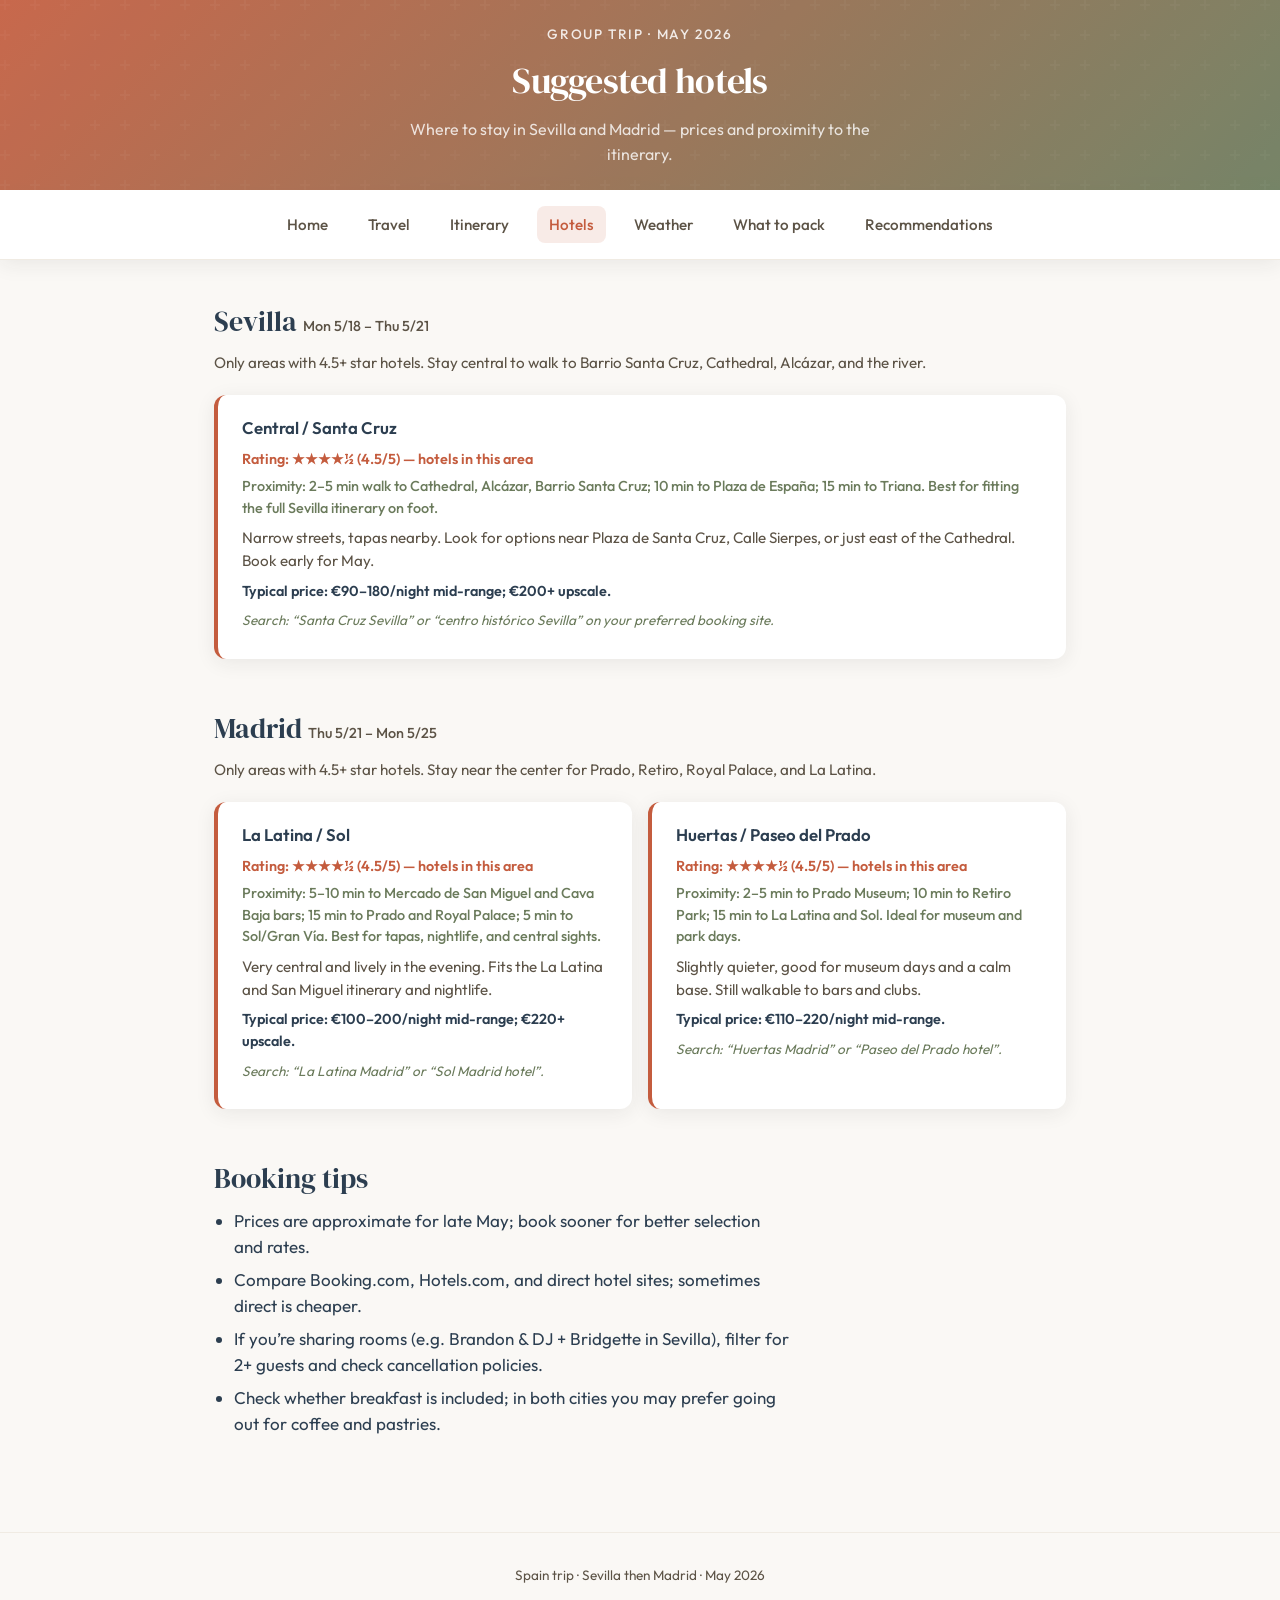
<file: hotels.html>
<!DOCTYPE html>
<html lang="en">
<head>
  <meta charset="UTF-8" />
  <meta name="viewport" content="width=device-width, initial-scale=1.0" />
  <title>Suggested hotels — Spain Trip May 2026</title>
  <link rel="preconnect" href="https://fonts.googleapis.com" />
  <link rel="preconnect" href="https://fonts.gstatic.com" crossorigin />
  <link href="https://fonts.googleapis.com/css2?family=DM+Serif+Display&family=Outfit:wght@300;400;500;600&display=swap" rel="stylesheet" />
  <link rel="stylesheet" href="styles.css" />
</head>
<body class="page-hotels">
  <header class="hero hero-small">
    <div class="hero-bg"></div>
    <div class="hero-content">
      <p class="hero-label">Group Trip · May 2026</p>
      <h1>Suggested hotels</h1>
      <p class="hero-sub">Where to stay in Sevilla and Madrid — prices and proximity to the itinerary.</p>
    </div>
  </header>

  <nav class="site-nav" aria-label="Trip planning">
    <a href="index.html">Home</a>
    <a href="travel.html">Travel</a>
    <a href="itinerary.html">Itinerary</a>
    <a href="hotels.html" class="nav-current">Hotels</a>
    <a href="weather.html">Weather</a>
    <a href="pack.html">What to pack</a>
    <a href="recommendations.html">Recommendations</a>
  </nav>

  <main>
    <section class="section">
      <h2>Sevilla <span class="city-dates">Mon 5/18 – Thu 5/21</span></h2>
      <p class="section-desc">Only areas with 4.5+ star hotels. Stay central to walk to Barrio Santa Cruz, Cathedral, Alcázar, and the river.</p>
      <div class="hotel-cards">
        <div class="hotel-card">
          <h3>Central / Santa Cruz</h3>
          <p class="hotel-rating">Rating: ★★★★½ (4.5/5) — hotels in this area</p>
          <p class="hotel-proximity">Proximity: 2–5 min walk to Cathedral, Alcázar, Barrio Santa Cruz; 10 min to Plaza de España; 15 min to Triana. Best for fitting the full Sevilla itinerary on foot.</p>
          <p>Narrow streets, tapas nearby. Look for options near Plaza de Santa Cruz, Calle Sierpes, or just east of the Cathedral. Book early for May.</p>
          <p class="hotel-price">Typical price: €90–180/night mid-range; €200+ upscale.</p>
          <p class="hotel-tip">Search: “Santa Cruz Sevilla” or “centro histórico Sevilla” on your preferred booking site.</p>
        </div>
      </div>
    </section>

    <section class="section">
      <h2>Madrid <span class="city-dates">Thu 5/21 – Mon 5/25</span></h2>
      <p class="section-desc">Only areas with 4.5+ star hotels. Stay near the center for Prado, Retiro, Royal Palace, and La Latina.</p>
      <div class="hotel-cards">
        <div class="hotel-card">
          <h3>La Latina / Sol</h3>
          <p class="hotel-rating">Rating: ★★★★½ (4.5/5) — hotels in this area</p>
          <p class="hotel-proximity">Proximity: 5–10 min to Mercado de San Miguel and Cava Baja bars; 15 min to Prado and Royal Palace; 5 min to Sol/Gran Vía. Best for tapas, nightlife, and central sights.</p>
          <p>Very central and lively in the evening. Fits the La Latina and San Miguel itinerary and nightlife.</p>
          <p class="hotel-price">Typical price: €100–200/night mid-range; €220+ upscale.</p>
          <p class="hotel-tip">Search: “La Latina Madrid” or “Sol Madrid hotel”.</p>
        </div>
        <div class="hotel-card">
          <h3>Huertas / Paseo del Prado</h3>
          <p class="hotel-rating">Rating: ★★★★½ (4.5/5) — hotels in this area</p>
          <p class="hotel-proximity">Proximity: 2–5 min to Prado Museum; 10 min to Retiro Park; 15 min to La Latina and Sol. Ideal for museum and park days.</p>
          <p>Slightly quieter, good for museum days and a calm base. Still walkable to bars and clubs.</p>
          <p class="hotel-price">Typical price: €110–220/night mid-range.</p>
          <p class="hotel-tip">Search: “Huertas Madrid” or “Paseo del Prado hotel”.</p>
        </div>
      </div>
    </section>

    <section class="section">
      <h2>Booking tips</h2>
      <ul class="tip-list">
        <li>Prices are approximate for late May; book sooner for better selection and rates.</li>
        <li>Compare Booking.com, Hotels.com, and direct hotel sites; sometimes direct is cheaper.</li>
        <li>If you’re sharing rooms (e.g. Brandon & DJ + Bridgette in Sevilla), filter for 2+ guests and check cancellation policies.</li>
        <li>Check whether breakfast is included; in both cities you may prefer going out for coffee and pastries.</li>
      </ul>
    </section>
  </main>

  <footer class="footer">
    <p>Spain trip · Sevilla then Madrid · May 2026</p>
  </footer>
</body>
</html>
</file>
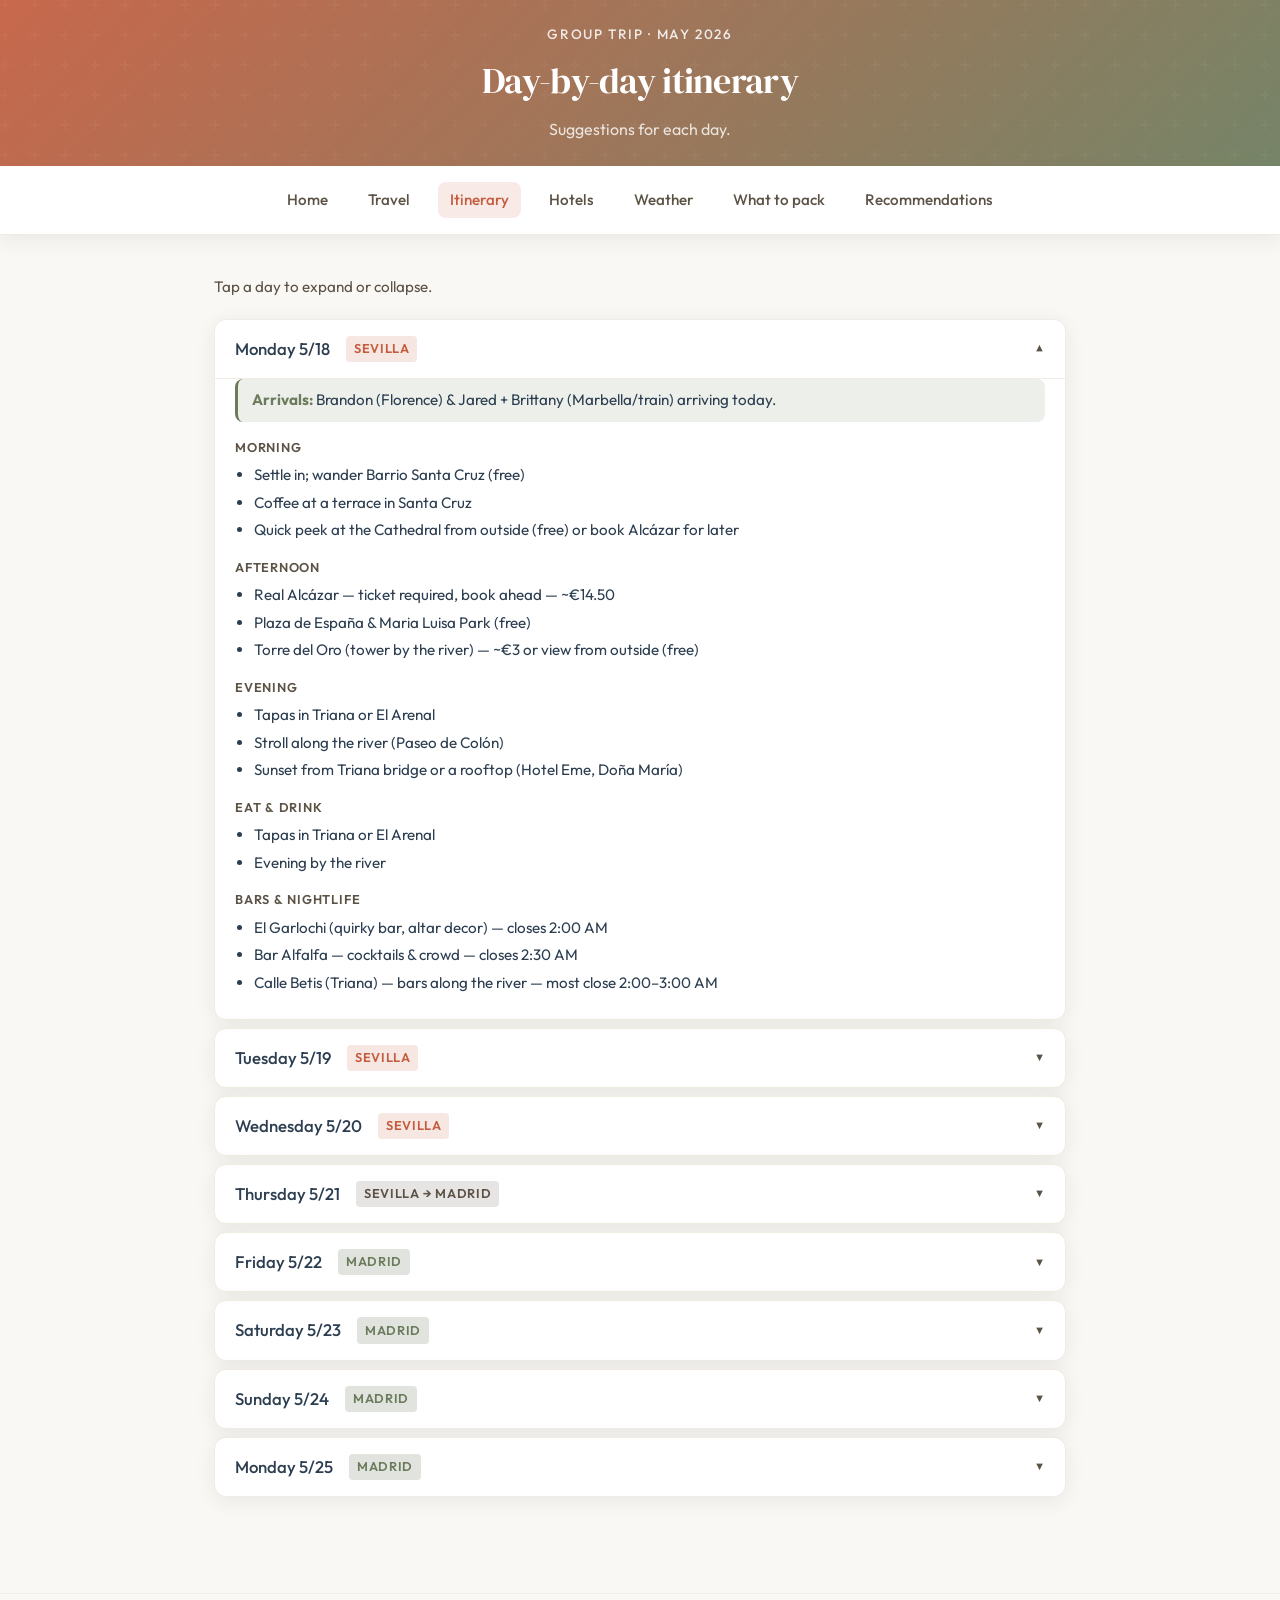
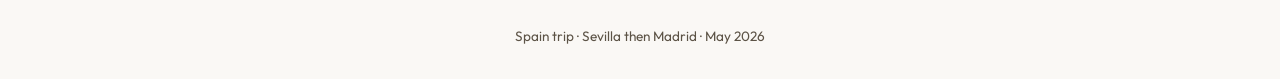
<file: itinerary.html>
<!DOCTYPE html>
<html lang="en">
<head>
  <meta charset="UTF-8" />
  <meta name="viewport" content="width=device-width, initial-scale=1.0" />
  <title>Day-by-day itinerary — Spain Trip May 2026</title>
  <link rel="preconnect" href="https://fonts.googleapis.com" />
  <link rel="preconnect" href="https://fonts.gstatic.com" crossorigin />
  <link href="https://fonts.googleapis.com/css2?family=DM+Serif+Display&family=Outfit:wght@300;400;500;600&display=swap" rel="stylesheet" />
  <link rel="stylesheet" href="styles.css" />
</head>
<body class="page-itinerary">
  <header class="hero hero-small">
    <div class="hero-bg"></div>
    <div class="hero-content">
      <p class="hero-label">Group Trip · May 2026</p>
      <h1>Day-by-day itinerary</h1>
      <p class="hero-sub">Suggestions for each day.</p>
    </div>
  </header>

  <nav class="site-nav" aria-label="Trip planning">
    <a href="index.html">Home</a>
    <a href="travel.html">Travel</a>
    <a href="itinerary.html" class="nav-current">Itinerary</a>
    <a href="hotels.html">Hotels</a>
    <a href="weather.html">Weather</a>
    <a href="pack.html">What to pack</a>
    <a href="recommendations.html">Recommendations</a>
  </nav>

  <main>
    <section class="section daybyday-section">
      <p class="section-desc">Tap a day to expand or collapse.</p>
      <div class="day-list" id="day-list"></div>
    </section>
  </main>

  <footer class="footer">
    <p>Spain trip · Sevilla then Madrid · May 2026</p>
  </footer>

  <script src="app.js"></script>
</body>
</html>
</file>
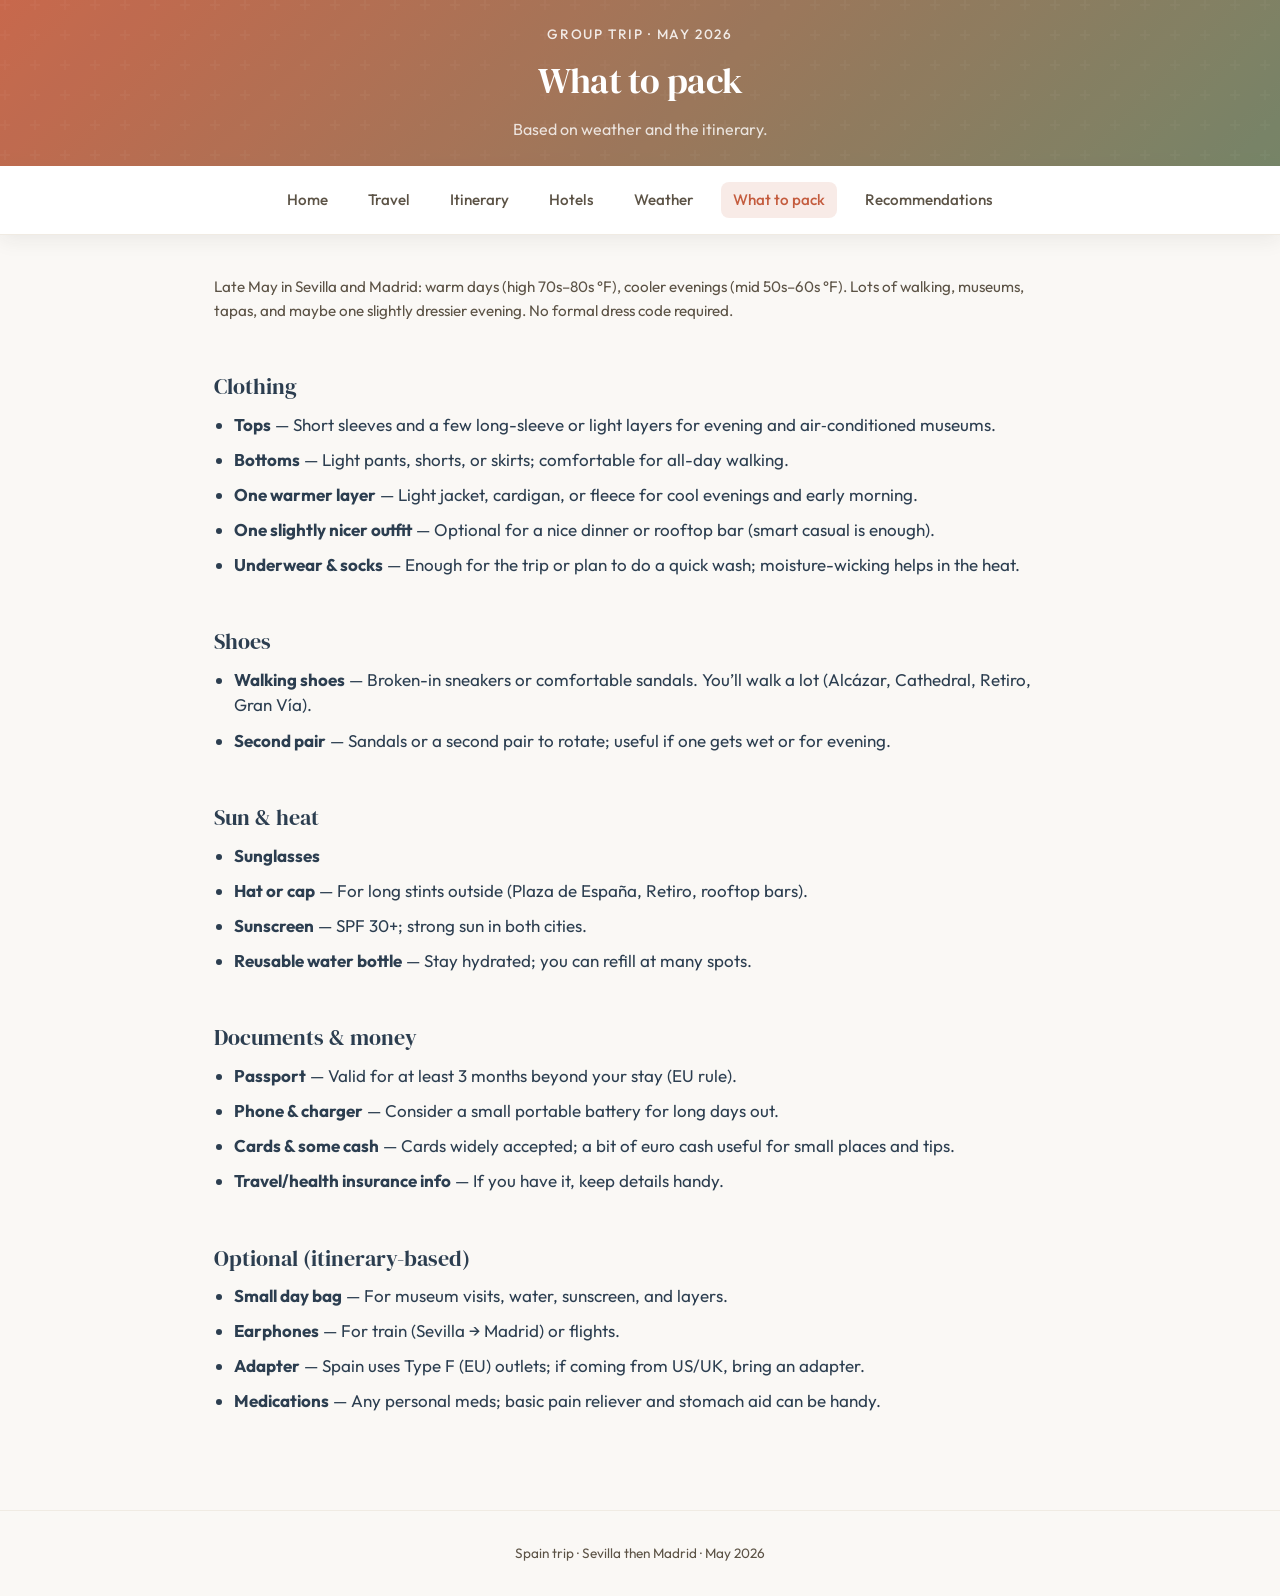
<file: pack.html>
<!DOCTYPE html>
<html lang="en">
<head>
  <meta charset="UTF-8" />
  <meta name="viewport" content="width=device-width, initial-scale=1.0" />
  <title>What to pack — Spain Trip May 2026</title>
  <link rel="preconnect" href="https://fonts.googleapis.com" />
  <link rel="preconnect" href="https://fonts.gstatic.com" crossorigin />
  <link href="https://fonts.googleapis.com/css2?family=DM+Serif+Display&family=Outfit:wght@300;400;500;600&display=swap" rel="stylesheet" />
  <link rel="stylesheet" href="styles.css" />
</head>
<body class="page-pack">
  <header class="hero hero-small">
    <div class="hero-bg"></div>
    <div class="hero-content">
      <p class="hero-label">Group Trip · May 2026</p>
      <h1>What to pack</h1>
      <p class="hero-sub">Based on weather and the itinerary.</p>
    </div>
  </header>

  <nav class="site-nav" aria-label="Trip planning">
    <a href="index.html">Home</a>
    <a href="travel.html">Travel</a>
    <a href="itinerary.html">Itinerary</a>
    <a href="hotels.html">Hotels</a>
    <a href="weather.html">Weather</a>
    <a href="pack.html" class="nav-current">What to pack</a>
    <a href="recommendations.html">Recommendations</a>
  </nav>

  <main>
    <section class="section">
      <p class="section-desc">Late May in Sevilla and Madrid: warm days (high 70s–80s °F), cooler evenings (mid 50s–60s °F). Lots of walking, museums, tapas, and maybe one slightly dressier evening. No formal dress code required.</p>
    </section>

    <section class="section pack-section">
      <h2>Clothing</h2>
      <ul class="pack-list">
        <li><strong>Tops</strong> — Short sleeves and a few long-sleeve or light layers for evening and air‑conditioned museums.</li>
        <li><strong>Bottoms</strong> — Light pants, shorts, or skirts; comfortable for all-day walking.</li>
        <li><strong>One warmer layer</strong> — Light jacket, cardigan, or fleece for cool evenings and early morning.</li>
        <li><strong>One slightly nicer outfit</strong> — Optional for a nice dinner or rooftop bar (smart casual is enough).</li>
        <li><strong>Underwear & socks</strong> — Enough for the trip or plan to do a quick wash; moisture-wicking helps in the heat.</li>
      </ul>
    </section>

    <section class="section pack-section">
      <h2>Shoes</h2>
      <ul class="pack-list">
        <li><strong>Walking shoes</strong> — Broken-in sneakers or comfortable sandals. You’ll walk a lot (Alcázar, Cathedral, Retiro, Gran Vía).</li>
        <li><strong>Second pair</strong> — Sandals or a second pair to rotate; useful if one gets wet or for evening.</li>
      </ul>
    </section>

    <section class="section pack-section">
      <h2>Sun & heat</h2>
      <ul class="pack-list">
        <li><strong>Sunglasses</strong></li>
        <li><strong>Hat or cap</strong> — For long stints outside (Plaza de España, Retiro, rooftop bars).</li>
        <li><strong>Sunscreen</strong> — SPF 30+; strong sun in both cities.</li>
        <li><strong>Reusable water bottle</strong> — Stay hydrated; you can refill at many spots.</li>
      </ul>
    </section>

    <section class="section pack-section">
      <h2>Documents & money</h2>
      <ul class="pack-list">
        <li><strong>Passport</strong> — Valid for at least 3 months beyond your stay (EU rule).</li>
        <li><strong>Phone & charger</strong> — Consider a small portable battery for long days out.</li>
        <li><strong>Cards & some cash</strong> — Cards widely accepted; a bit of euro cash useful for small places and tips.</li>
        <li><strong>Travel/health insurance info</strong> — If you have it, keep details handy.</li>
      </ul>
    </section>

    <section class="section pack-section">
      <h2>Optional (itinerary-based)</h2>
      <ul class="pack-list">
        <li><strong>Small day bag</strong> — For museum visits, water, sunscreen, and layers.</li>
        <li><strong>Earphones</strong> — For train (Sevilla → Madrid) or flights.</li>
        <li><strong>Adapter</strong> — Spain uses Type F (EU) outlets; if coming from US/UK, bring an adapter.</li>
        <li><strong>Medications</strong> — Any personal meds; basic pain reliever and stomach aid can be handy.</li>
      </ul>
    </section>
  </main>

  <footer class="footer">
    <p>Spain trip · Sevilla then Madrid · May 2026</p>
  </footer>
</body>
</html>
</file>
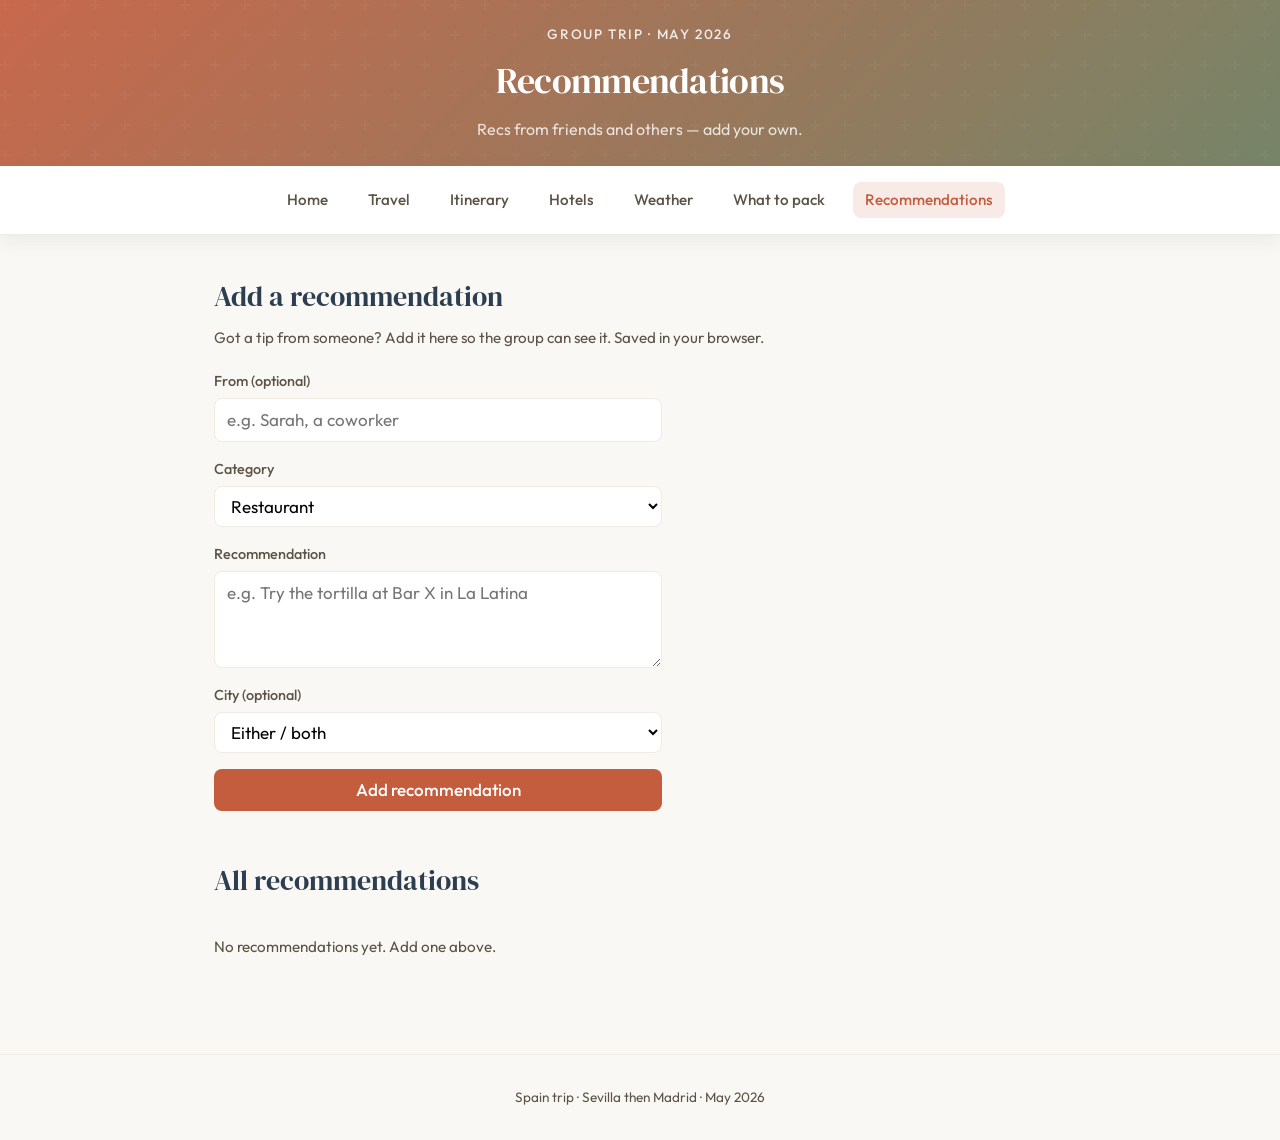
<file: recommendations.html>
<!DOCTYPE html>
<html lang="en">
<head>
  <meta charset="UTF-8" />
  <meta name="viewport" content="width=device-width, initial-scale=1.0" />
  <title>Recommendations — Spain Trip May 2026</title>
  <link rel="preconnect" href="https://fonts.googleapis.com" />
  <link rel="preconnect" href="https://fonts.gstatic.com" crossorigin />
  <link href="https://fonts.googleapis.com/css2?family=DM+Serif+Display&family=Outfit:wght@300;400;500;600&display=swap" rel="stylesheet" />
  <link rel="stylesheet" href="styles.css" />
</head>
<body class="page-recommendations">
  <header class="hero hero-small">
    <div class="hero-bg"></div>
    <div class="hero-content">
      <p class="hero-label">Group Trip · May 2026</p>
      <h1>Recommendations</h1>
      <p class="hero-sub">Recs from friends and others — add your own.</p>
    </div>
  </header>

  <nav class="site-nav" aria-label="Trip planning">
    <a href="index.html">Home</a>
    <a href="travel.html">Travel</a>
    <a href="itinerary.html">Itinerary</a>
    <a href="hotels.html">Hotels</a>
    <a href="weather.html">Weather</a>
    <a href="pack.html">What to pack</a>
    <a href="recommendations.html" class="nav-current">Recommendations</a>
  </nav>

  <main>
    <section class="section">
      <h2>Add a recommendation</h2>
      <p class="section-desc">Got a tip from someone? Add it here so the group can see it. Saved in your browser.</p>
      <form class="rec-form" id="rec-form">
        <label>
          <span>From (optional)</span>
          <input type="text" id="rec-from" placeholder="e.g. Sarah, a coworker" maxlength="80" />
        </label>
        <label>
          <span>Category</span>
          <select id="rec-category">
            <option value="Restaurant">Restaurant</option>
            <option value="Bar">Bar</option>
            <option value="Activity">Activity</option>
            <option value="Hotel">Hotel</option>
            <option value="Other">Other</option>
          </select>
        </label>
        <label>
          <span>Recommendation</span>
          <textarea id="rec-text" placeholder="e.g. Try the tortilla at Bar X in La Latina" rows="3" required></textarea>
        </label>
        <label>
          <span>City (optional)</span>
          <select id="rec-city">
            <option value="">Either / both</option>
            <option value="Sevilla">Sevilla</option>
            <option value="Madrid">Madrid</option>
          </select>
        </label>
        <button type="submit" class="btn btn-primary">Add recommendation</button>
      </form>
    </section>

    <section class="section">
      <h2>All recommendations</h2>
      <div id="rec-list" class="rec-list"></div>
      <p id="rec-empty" class="rec-empty" hidden>No recommendations yet. Add one above.</p>
    </section>
  </main>

  <footer class="footer">
    <p>Spain trip · Sevilla then Madrid · May 2026</p>
  </footer>

  <script src="recommendations.js"></script>
</body>
</html>
</file>
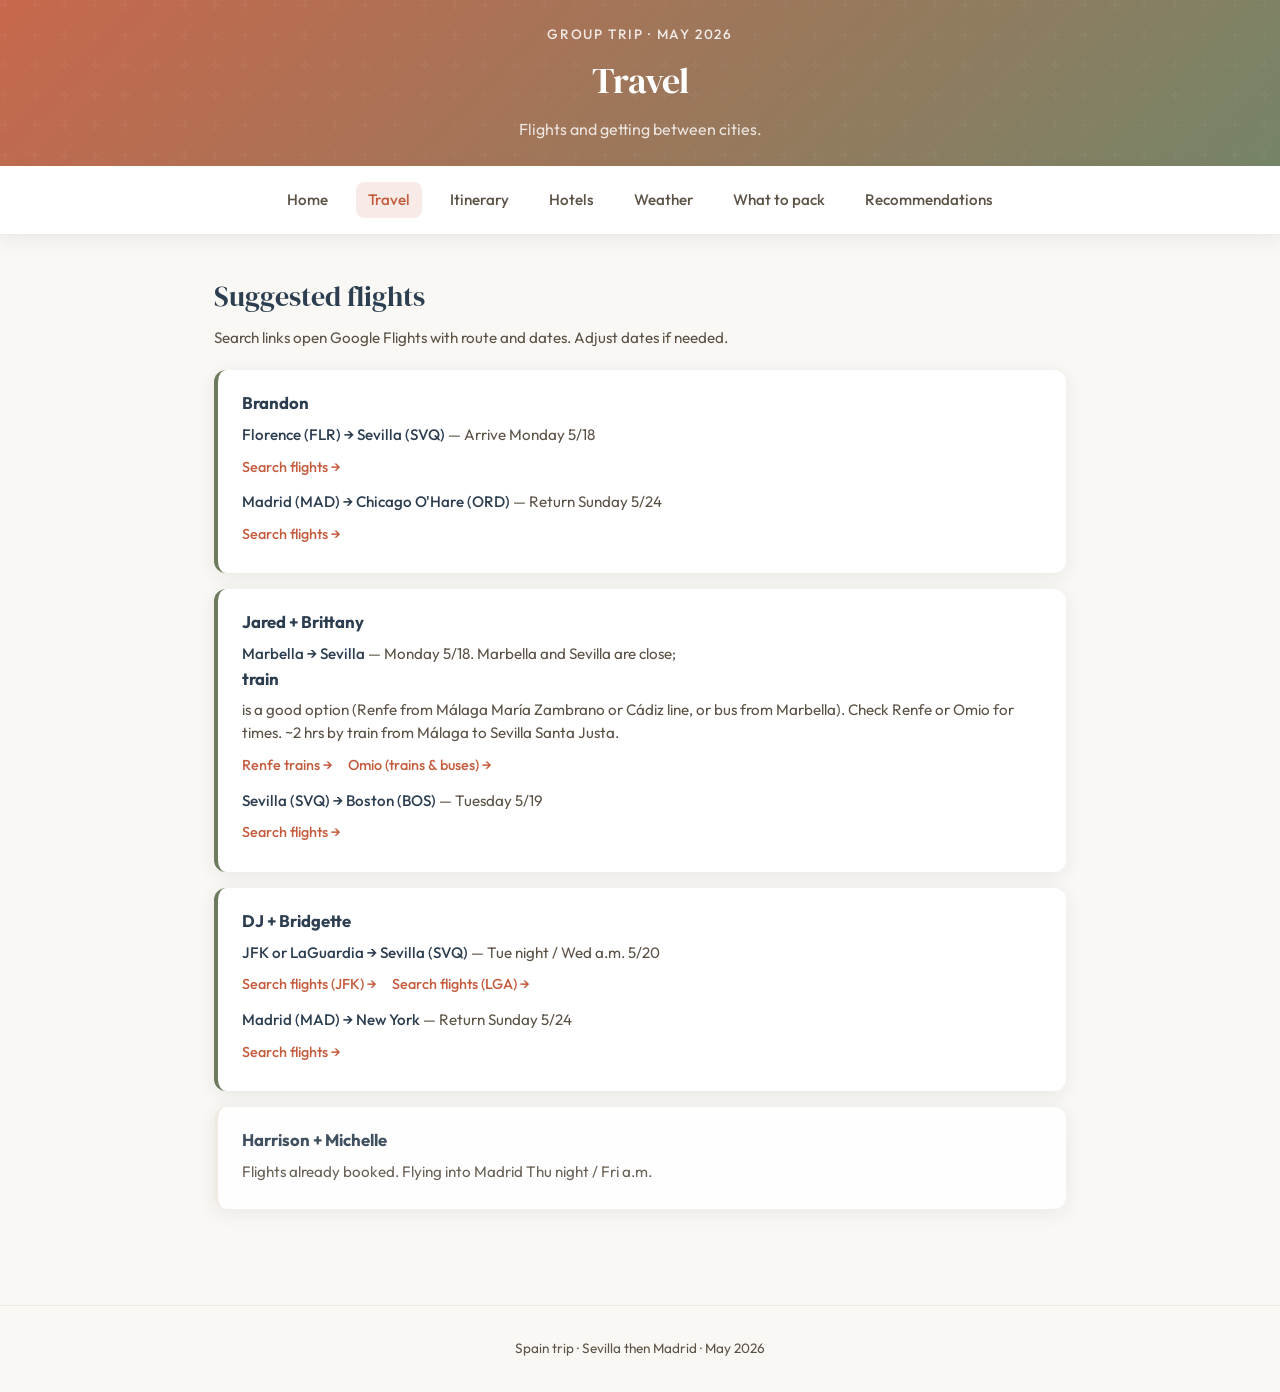
<file: travel.html>
<!DOCTYPE html>
<html lang="en">
<head>
  <meta charset="UTF-8" />
  <meta name="viewport" content="width=device-width, initial-scale=1.0" />
  <title>Travel — Spain Trip May 2026</title>
  <link rel="preconnect" href="https://fonts.googleapis.com" />
  <link rel="preconnect" href="https://fonts.gstatic.com" crossorigin />
  <link href="https://fonts.googleapis.com/css2?family=DM+Serif+Display&family=Outfit:wght@300;400;500;600&display=swap" rel="stylesheet" />
  <link rel="stylesheet" href="styles.css" />
</head>
<body class="page-travel">
  <header class="hero hero-small">
    <div class="hero-bg"></div>
    <div class="hero-content">
      <p class="hero-label">Group Trip · May 2026</p>
      <h1>Travel</h1>
      <p class="hero-sub">Flights and getting between cities.</p>
    </div>
  </header>

  <nav class="site-nav" aria-label="Trip planning">
    <a href="index.html">Home</a>
    <a href="travel.html" class="nav-current">Travel</a>
    <a href="itinerary.html">Itinerary</a>
    <a href="hotels.html">Hotels</a>
    <a href="weather.html">Weather</a>
    <a href="pack.html">What to pack</a>
    <a href="recommendations.html">Recommendations</a>
  </nav>

  <main>
    <section class="section flights-section">
      <h2>Suggested flights</h2>
      <p class="section-desc">Search links open Google Flights with route and dates. Adjust dates if needed.</p>
      <ul class="flights-list">
        <li class="flight-card">
          <strong>Brandon</strong>
          <p><span class="flight-route">Florence (FLR) → Sevilla (SVQ)</span> — Arrive Monday 5/18</p>
          <a href="https://www.google.com/travel/flights?q=Flights%20from%20Florence%20to%20Seville%20May%2018%202026" target="_blank" rel="noopener" class="flight-link">Search flights →</a>
          <p><span class="flight-route">Madrid (MAD) → Chicago O'Hare (ORD)</span> — Return Sunday 5/24</p>
          <a href="https://www.google.com/travel/flights?q=Flights%20from%20Madrid%20to%20Chicago%20May%2024%202026" target="_blank" rel="noopener" class="flight-link">Search flights →</a>
        </li>
        <li class="flight-card">
          <strong>Jared + Brittany</strong>
          <p><span class="flight-route">Marbella → Sevilla</span> — Monday 5/18. Marbella and Sevilla are close; <strong>train</strong> is a good option (Renfe from Málaga María Zambrano or Cádiz line, or bus from Marbella). Check Renfe or Omio for times. ~2 hrs by train from Málaga to Sevilla Santa Justa.</p>
          <a href="https://www.renfe.com" target="_blank" rel="noopener" class="flight-link">Renfe trains →</a>
          <a href="https://www.omio.com" target="_blank" rel="noopener" class="flight-link flight-link-2">Omio (trains & buses) →</a>
          <p><span class="flight-route">Sevilla (SVQ) → Boston (BOS)</span> — Tuesday 5/19</p>
          <a href="https://www.google.com/travel/flights?q=Flights%20from%20Seville%20to%20Boston%20May%2019%202026" target="_blank" rel="noopener" class="flight-link">Search flights →</a>
        </li>
        <li class="flight-card">
          <strong>DJ + Bridgette</strong>
          <p><span class="flight-route">JFK or LaGuardia → Sevilla (SVQ)</span> — Tue night / Wed a.m. 5/20</p>
          <a href="https://www.google.com/travel/flights?q=Flights%20from%20New%20York%20to%20Seville%20May%2019%202026" target="_blank" rel="noopener" class="flight-link">Search flights (JFK) →</a>
          <a href="https://www.google.com/travel/flights?q=Flights%20from%20New%20York%20LGA%20to%20Seville%20May%2019%202026" target="_blank" rel="noopener" class="flight-link flight-link-2">Search flights (LGA) →</a>
          <p><span class="flight-route">Madrid (MAD) → New York</span> — Return Sunday 5/24</p>
          <a href="https://www.google.com/travel/flights?q=Flights%20from%20Madrid%20to%20New%20York%20May%2024%202026" target="_blank" rel="noopener" class="flight-link">Search flights →</a>
        </li>
        <li class="flight-card flight-card-no-link">
          <strong>Harrison + Michelle</strong>
          <p>Flights already booked. Flying into Madrid Thu night / Fri a.m.</p>
        </li>
      </ul>
  </main>

  <footer class="footer">
    <p>Spain trip · Sevilla then Madrid · May 2026</p>
  </footer>
</body>
</html>
</file>
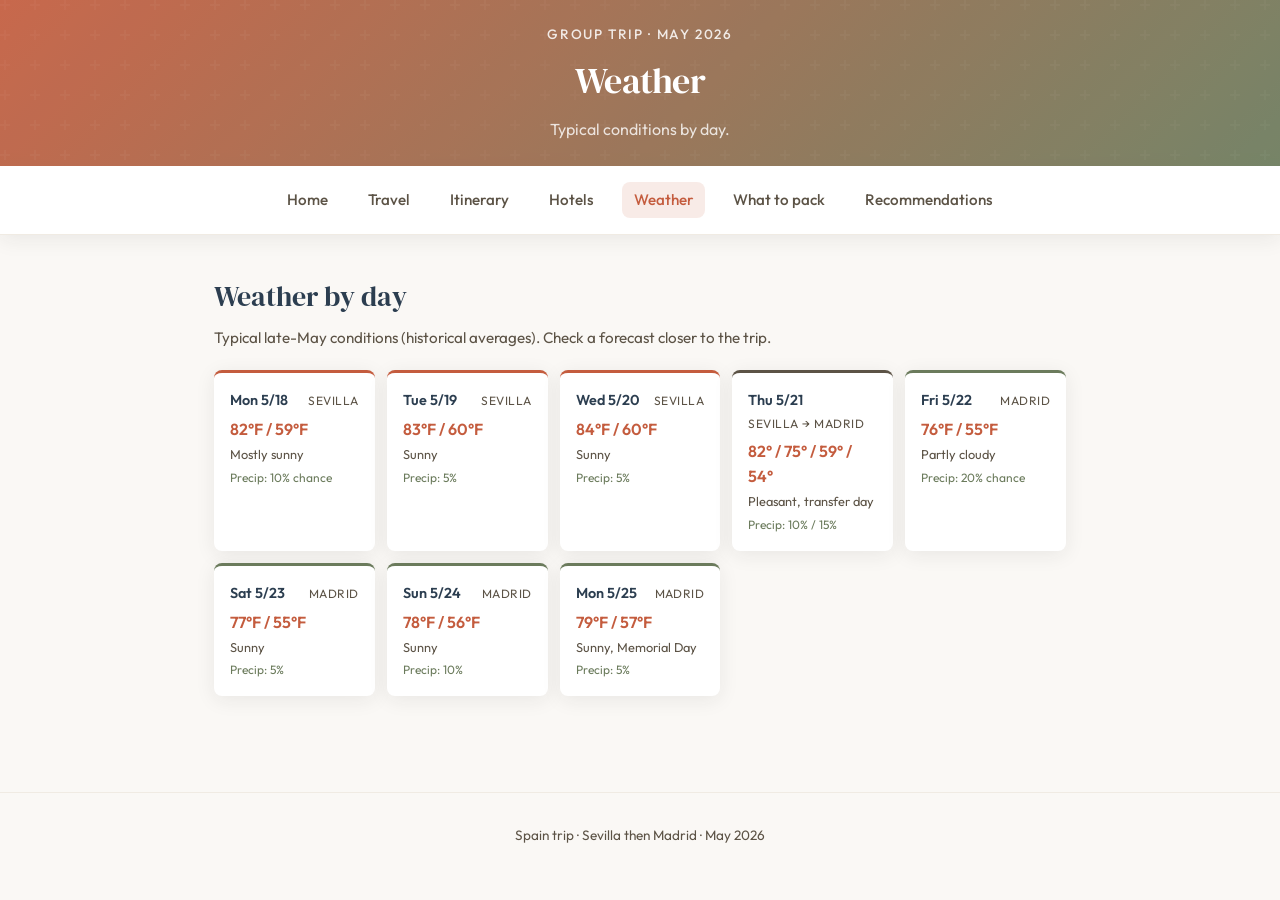
<file: weather.html>
<!DOCTYPE html>
<html lang="en">
<head>
  <meta charset="UTF-8" />
  <meta name="viewport" content="width=device-width, initial-scale=1.0" />
  <title>Weather — Spain Trip May 2026</title>
  <link rel="preconnect" href="https://fonts.googleapis.com" />
  <link rel="preconnect" href="https://fonts.gstatic.com" crossorigin />
  <link href="https://fonts.googleapis.com/css2?family=DM+Serif+Display&family=Outfit:wght@300;400;500;600&display=swap" rel="stylesheet" />
  <link rel="stylesheet" href="styles.css" />
</head>
<body class="page-weather">
  <header class="hero hero-small">
    <div class="hero-bg"></div>
    <div class="hero-content">
      <p class="hero-label">Group Trip · May 2026</p>
      <h1>Weather</h1>
      <p class="hero-sub">Typical conditions by day.</p>
    </div>
  </header>

  <nav class="site-nav" aria-label="Trip planning">
    <a href="index.html">Home</a>
    <a href="travel.html">Travel</a>
    <a href="itinerary.html">Itinerary</a>
    <a href="hotels.html">Hotels</a>
    <a href="weather.html" class="nav-current">Weather</a>
    <a href="pack.html">What to pack</a>
    <a href="recommendations.html">Recommendations</a>
  </nav>

  <main>
    <section class="section weather-section">
      <h2>Weather by day</h2>
      <p class="section-desc">Typical late-May conditions (historical averages). Check a forecast closer to the trip.</p>
      <div class="weather-grid" id="weather-grid"></div>
    </section>
  </main>

  <footer class="footer">
    <p>Spain trip · Sevilla then Madrid · May 2026</p>
  </footer>

  <script src="app.js"></script>
</body>
</html>
</file>
<file: styles.css>
/* Spain Trip Planner — warm, readable, Spanish-inspired */

:root {
  --cream: #faf8f5;
  --cream-dark: #f0ebe3;
  --terracotta: #c45c3e;
  --terracotta-soft: #d97a5e;
  --olive: #6b7b5c;
  --deep-blue: #2c3e50;
  --warm-gray: #5c5346;
  --white: #fff;
  --shadow: 0 4px 20px rgba(44, 42, 38, 0.08);
  --radius: 12px;
  --radius-sm: 8px;
}

*,
*::before,
*::after {
  box-sizing: border-box;
}

body {
  margin: 0;
  font-family: "Outfit", sans-serif;
  font-weight: 400;
  font-size: 17px;
  line-height: 1.55;
  color: var(--deep-blue);
  background: var(--cream);
  -webkit-font-smoothing: antialiased;
}

.hero {
  position: relative;
  min-height: 26vh;
  display: flex;
  align-items: center;
  justify-content: center;
  padding: 2rem 1.5rem;
  overflow: hidden;
}

.hero-bg {
  position: absolute;
  inset: 0;
  background: linear-gradient(135deg, var(--terracotta) 0%, var(--olive) 100%);
  opacity: 0.92;
}

.hero-bg::after {
  content: "";
  position: absolute;
  inset: 0;
  background: url("data:image/svg+xml,%3Csvg width='60' height='60' viewBox='0 0 60 60' xmlns='http://www.w3.org/2000/svg'%3E%3Cg fill='none' fill-rule='evenodd'%3E%3Cpath fill='%23fff' fill-opacity='0.06' d='M36 34v-4h-2v4h-4v2h4v4h2v-4h4v-2h-4zm0-30V0h-2v4h-4v2h4v4h2V6h4V4h-4zM6 34v-4H4v4H0v2h4v4h2v-4h4v-2H6zM6 4V0H4v4H0v2h4v4h2V6h4V4H6z'/%3E%3C/g%3E%3C/svg%3E");
  opacity: 0.5;
}

.hero-content {
  position: relative;
  z-index: 1;
  text-align: center;
  max-width: 32rem;
}

.hero-label {
  font-size: 0.85rem;
  font-weight: 500;
  letter-spacing: 0.12em;
  text-transform: uppercase;
  color: rgba(255, 255, 255, 0.85);
  margin: 0 0 0.5rem 0;
}

.hero h1 {
  font-family: "DM Serif Display", serif;
  font-size: clamp(2.5rem, 6vw, 3.5rem);
  font-weight: 400;
  color: var(--white);
  margin: 0 0 0.5rem 0;
  letter-spacing: -0.02em;
}

.hero-dates {
  font-size: 1rem;
  color: rgba(255, 255, 255, 0.9);
  margin: 0 0 0.75rem 0;
}

.hero-sub {
  font-size: 1rem;
  color: rgba(255, 255, 255, 0.8);
  margin: 0;
}

.hero-small {
  min-height: 18vh;
  padding: 1.5rem 1.5rem;
}

.hero-small h1 {
  font-size: clamp(1.75rem, 4vw, 2.25rem);
}

/* Site nav */
.site-nav {
  display: flex;
  flex-wrap: wrap;
  justify-content: center;
  gap: 0.25rem 1rem;
  padding: 1rem 1.5rem;
  background: var(--white);
  border-bottom: 1px solid var(--cream-dark);
  box-shadow: var(--shadow);
}

.site-nav a {
  font-size: 0.95rem;
  font-weight: 500;
  color: var(--warm-gray);
  text-decoration: none;
  padding: 0.4rem 0.75rem;
  border-radius: var(--radius-sm);
  transition: color 0.15s, background 0.15s;
}

.site-nav a:hover {
  color: var(--terracotta);
  background: var(--cream-dark);
}

.site-nav a.nav-current {
  color: var(--terracotta);
  background: rgba(196, 92, 62, 0.12);
}

main {
  max-width: 900px;
  margin: 0 auto;
  padding: 2.5rem 1.5rem 3rem;
}

.section {
  margin-bottom: 3rem;
}

.section h2 {
  font-family: "DM Serif Display", serif;
  font-size: 1.75rem;
  font-weight: 400;
  color: var(--deep-blue);
  margin: 0 0 0.5rem 0;
}

.section-desc {
  color: var(--warm-gray);
  margin: 0 0 1.25rem 0;
  font-size: 0.95rem;
}

/* Timeline */
.timeline-section .timeline {
  display: flex;
  flex-wrap: wrap;
  align-items: stretch;
  gap: 1rem;
  margin-top: 1rem;
}

.timeline-city {
  flex: 1 1 240px;
  background: var(--white);
  border-radius: var(--radius);
  padding: 1.5rem;
  box-shadow: var(--shadow);
  border-top: 4px solid transparent;
}

.timeline-city.sevilla {
  border-top-color: var(--terracotta);
}

.timeline-city.madrid {
  border-top-color: var(--olive);
}

.timeline-badge {
  font-weight: 600;
  font-size: 1.1rem;
  color: var(--deep-blue);
  margin-bottom: 0.35rem;
}

.timeline-dates {
  font-size: 0.9rem;
  color: var(--terracotta);
  font-weight: 500;
  margin-bottom: 0.5rem;
}

.timeline-city.madrid .timeline-dates {
  color: var(--olive);
}

.timeline-city p {
  margin: 0;
  font-size: 0.9rem;
  color: var(--warm-gray);
}

.timeline-arrow {
  display: flex;
  align-items: center;
  font-size: 1.5rem;
  color: var(--warm-gray);
  opacity: 0.6;
}

/* Trip map (home) */
.map-section .trip-map {
  height: 340px;
  width: 100%;
  border-radius: var(--radius);
  overflow: hidden;
  background: var(--cream-dark);
  margin-top: 0.5rem;
}

.map-legend {
  display: flex;
  flex-wrap: wrap;
  gap: 0.75rem 1.25rem;
  margin-top: 0.75rem;
  font-size: 0.9rem;
  color: var(--warm-gray);
}

.map-legend strong {
  color: var(--deep-blue);
}

/* Availability */
.availability-tools {
  display: flex;
  flex-wrap: wrap;
  align-items: flex-end;
  gap: 0.75rem;
  margin-bottom: 1.25rem;
}

.availability-tools label {
  display: flex;
  flex-direction: column;
  gap: 0.25rem;
}

.availability-tools label span {
  font-size: 0.8rem;
  font-weight: 500;
  color: var(--warm-gray);
}

.availability-tools input {
  font: inherit;
  padding: 0.5rem 0.75rem;
  border: 1px solid var(--cream-dark);
  border-radius: var(--radius-sm);
  background: var(--white);
  width: 160px;
}

.availability-tools input:focus {
  outline: none;
  border-color: var(--terracotta);
  box-shadow: 0 0 0 2px rgba(196, 92, 62, 0.2);
}

.btn {
  font: inherit;
  font-weight: 500;
  padding: 0.5rem 1rem;
  border: none;
  border-radius: var(--radius-sm);
  cursor: pointer;
  transition: background 0.2s, transform 0.1s;
}

.btn:active {
  transform: scale(0.98);
}

.btn-primary {
  background: var(--terracotta);
  color: var(--white);
}

.btn-primary:hover {
  background: var(--terracotta-soft);
}

.availability-grid-wrap {
  overflow-x: auto;
  margin-bottom: 0.5rem;
  border-radius: var(--radius);
  box-shadow: var(--shadow);
  background: var(--white);
}

.availability-grid {
  width: 100%;
  border-collapse: collapse;
  font-size: 0.9rem;
}

.availability-grid th,
.availability-grid td {
  padding: 0.6rem 0.5rem;
  text-align: center;
  border-bottom: 1px solid var(--cream-dark);
}

.availability-grid th {
  font-weight: 600;
  color: var(--deep-blue);
  background: var(--cream-dark);
}

.availability-grid th:first-child,
.availability-grid td:first-child {
  text-align: left;
  padding-left: 1rem;
  min-width: 100px;
  position: sticky;
  left: 0;
  background: var(--white);
  z-index: 1;
}

.availability-grid tr:last-child td {
  border-bottom: none;
}

.availability-grid .cell-btn {
  display: block;
  width: 28px;
  height: 28px;
  margin: 0 auto;
  border: 2px solid var(--cream-dark);
  border-radius: 6px;
  background: var(--cream);
  cursor: pointer;
  transition: background 0.15s, border-color 0.15s;
}

.availability-grid .cell-btn:hover {
  border-color: var(--terracotta);
  background: rgba(196, 92, 62, 0.1);
}

.availability-grid .cell-btn.available {
  background: var(--olive);
  border-color: var(--olive);
}

.availability-grid .cell-btn.available:hover {
  background: var(--terracotta);
  border-color: var(--terracotta);
}

/* Attendees & travel */
.attendee-list {
  list-style: none;
  margin: 0;
  padding: 0;
  display: grid;
  gap: 1rem;
}

.attendee-card {
  background: var(--white);
  border-radius: var(--radius);
  padding: 1.25rem 1.5rem;
  box-shadow: var(--shadow);
  border-left: 4px solid var(--terracotta);
}

.attendee-card strong {
  display: block;
  font-size: 1.1rem;
  color: var(--deep-blue);
  margin-bottom: 0.35rem;
}

.attendee-card p {
  margin: 0;
  font-size: 0.95rem;
  color: var(--warm-gray);
  line-height: 1.5;
}

/* Weather */
.weather-grid {
  display: grid;
  grid-template-columns: repeat(auto-fill, minmax(140px, 1fr));
  gap: 0.75rem;
  margin-top: 1rem;
}

.weather-day {
  background: var(--white);
  border-radius: var(--radius-sm);
  padding: 1rem;
  box-shadow: var(--shadow);
  border-top: 3px solid var(--cream-dark);
}

.weather-day-sevilla {
  border-top-color: var(--terracotta);
}

.weather-day-madrid {
  border-top-color: var(--olive);
}

.weather-day-transfer {
  border-top-color: var(--warm-gray);
}

.weather-day-empty {
  opacity: 0.7;
}

.weather-day-header {
  display: flex;
  flex-wrap: wrap;
  justify-content: space-between;
  align-items: baseline;
  gap: 0.25rem;
  margin-bottom: 0.35rem;
}

.weather-day-name {
  font-weight: 600;
  font-size: 0.9rem;
  color: var(--deep-blue);
}

.weather-day-city {
  font-size: 0.75rem;
  color: var(--warm-gray);
  text-transform: uppercase;
  letter-spacing: 0.04em;
}

.weather-day-temp {
  font-size: 1rem;
  font-weight: 600;
  color: var(--terracotta);
  margin-bottom: 0.2rem;
}

.weather-day-conditions {
  font-size: 0.8rem;
  color: var(--warm-gray);
}

.weather-day-precip {
  font-size: 0.75rem;
  color: var(--olive);
  margin-top: 0.25rem;
}

/* Day-by-day itinerary */
.day-list {
  display: flex;
  flex-direction: column;
  gap: 0.5rem;
  margin-top: 1rem;
}

.day-card {
  background: var(--white);
  border-radius: var(--radius);
  box-shadow: var(--shadow);
  overflow: hidden;
  border: 1px solid var(--cream-dark);
}

.day-card-header {
  width: 100%;
  display: flex;
  flex-wrap: wrap;
  align-items: center;
  gap: 0.5rem 1rem;
  padding: 1rem 1.25rem;
  font: inherit;
  font-weight: 500;
  color: var(--deep-blue);
  background: none;
  border: none;
  cursor: pointer;
  text-align: left;
  transition: background 0.15s;
}

.day-card-header:hover {
  background: var(--cream-dark);
}

.day-card-title {
  font-size: 1.05rem;
}

.day-card-city {
  font-size: 0.8rem;
  font-weight: 600;
  text-transform: uppercase;
  letter-spacing: 0.05em;
  padding: 0.2rem 0.5rem;
  border-radius: 4px;
}

.day-city-sevilla {
  background: rgba(196, 92, 62, 0.15);
  color: var(--terracotta);
}

.day-city-madrid {
  background: rgba(107, 123, 92, 0.2);
  color: var(--olive);
}

.day-city-transfer {
  background: rgba(92, 83, 70, 0.15);
  color: var(--warm-gray);
}

.day-card-chevron {
  margin-left: auto;
  font-size: 0.7rem;
  color: var(--warm-gray);
  transition: transform 0.2s;
}

.day-card-open .day-card-chevron {
  transform: rotate(180deg);
}

.day-card-content {
  padding: 0 1.25rem 1.25rem;
  border-top: 1px solid var(--cream-dark);
}

.day-card-content[hidden] {
  display: none;
}

.day-arrivals {
  font-size: 0.95rem;
  color: var(--deep-blue);
  background: rgba(107, 123, 92, 0.12);
  padding: 0.6rem 0.9rem;
  border-radius: var(--radius-sm);
  margin-bottom: 1rem;
  border-left: 3px solid var(--olive);
}

.day-arrivals strong {
  color: var(--olive);
}

.day-departures {
  font-size: 0.95rem;
  color: var(--deep-blue);
  background: rgba(196, 92, 62, 0.1);
  padding: 0.6rem 0.9rem;
  border-radius: var(--radius-sm);
  margin-bottom: 1rem;
  border-left: 3px solid var(--terracotta);
}

.day-departures strong {
  color: var(--terracotta);
}

.day-card-content > .day-do,
.day-card-content > .day-eat,
.day-card-content > .day-night {
  margin-top: 1rem;
}

.day-do-block {
  margin-bottom: 1rem;
}

.day-do-block:last-child {
  margin-bottom: 0;
}

.day-do-block h4 {
  font-size: 0.8rem;
  font-weight: 600;
  text-transform: uppercase;
  letter-spacing: 0.06em;
  color: var(--warm-gray);
  margin: 0 0 0.35rem 0;
}

.day-do-block ul {
  margin: 0;
  padding-left: 1.2rem;
  font-size: 0.95rem;
  color: var(--deep-blue);
}

.day-do-block li {
  margin-bottom: 0.25rem;
}

.day-night h4 {
  color: var(--olive);
}

.day-card-content h4 {
  font-size: 0.8rem;
  font-weight: 600;
  text-transform: uppercase;
  letter-spacing: 0.06em;
  color: var(--warm-gray);
  margin: 0 0 0.35rem 0;
}

.day-card-content ul {
  margin: 0;
  padding-left: 1.2rem;
  font-size: 0.95rem;
  color: var(--deep-blue);
}

.day-card-content li {
  margin-bottom: 0.25rem;
}

/* Suggested flights */
.flights-list {
  list-style: none;
  margin: 0;
  padding: 0;
  display: flex;
  flex-direction: column;
  gap: 1rem;
  margin-top: 1rem;
}

.flight-card {
  background: var(--white);
  border-radius: var(--radius);
  padding: 1.25rem 1.5rem;
  box-shadow: var(--shadow);
  border-left: 4px solid var(--olive);
}

.flight-card strong {
  display: block;
  font-size: 1.05rem;
  color: var(--deep-blue);
  margin-bottom: 0.5rem;
}

.flight-card p {
  margin: 0.35rem 0;
  font-size: 0.95rem;
  color: var(--warm-gray);
  line-height: 1.5;
}

.flight-route {
  font-weight: 500;
  color: var(--deep-blue);
}

.flight-link {
  display: inline-block;
  font-size: 0.9rem;
  font-weight: 500;
  color: var(--terracotta);
  text-decoration: none;
  margin: 0.2rem 0 0.5rem 0;
  transition: color 0.15s;
}

.flight-link:hover {
  color: var(--terracotta-soft);
  text-decoration: underline;
}

.flight-link-2 {
  margin-left: 0.75rem;
}

.flight-card-no-link {
  border-left-color: var(--cream-dark);
  opacity: 0.9;
}

.availability-legend {
  font-size: 0.85rem;
  color: var(--warm-gray);
  margin: 0;
}

.legend-dot {
  display: inline-block;
  width: 12px;
  height: 12px;
  border-radius: 4px;
  vertical-align: middle;
  margin-right: 0.25rem;
}

.legend-dot.available {
  background: var(--olive);
}

.legend-dot.unavailable {
  background: var(--cream-dark);
}

/* Itinerary */
.city-block {
  margin-bottom: 2rem;
}

.city-block h3 {
  font-family: "DM Serif Display", serif;
  font-size: 1.35rem;
  font-weight: 400;
  color: var(--deep-blue);
  margin: 0 0 0.75rem 0;
}

.city-dates {
  font-family: "Outfit", sans-serif;
  font-size: 0.9rem;
  font-weight: 500;
  color: var(--warm-gray);
}

.recommendations {
  display: grid;
  grid-template-columns: repeat(auto-fit, minmax(260px, 1fr));
  gap: 1rem;
}

.rec-card {
  background: var(--white);
  border-radius: var(--radius);
  padding: 1.25rem 1.5rem;
  box-shadow: var(--shadow);
  border-left: 4px solid var(--terracotta);
}

.city-block:last-of-type .rec-card {
  border-left-color: var(--olive);
}

.rec-card h4 {
  font-size: 0.9rem;
  font-weight: 600;
  text-transform: uppercase;
  letter-spacing: 0.06em;
  color: var(--terracotta);
  margin: 0 0 0.5rem 0;
}

.city-block:last-of-type .rec-card h4 {
  color: var(--olive);
}

.rec-card ul {
  margin: 0;
  padding-left: 1.2rem;
  color: var(--deep-blue);
}

.rec-card li {
  margin-bottom: 0.35rem;
}

.rec-card li:last-child {
  margin-bottom: 0;
}

/* Travel */
.travel-cards {
  display: grid;
  grid-template-columns: repeat(auto-fit, minmax(240px, 1fr));
  gap: 1rem;
  margin-top: 1rem;
}

.travel-card {
  background: var(--white);
  border-radius: var(--radius);
  padding: 1.25rem;
  box-shadow: var(--shadow);
}

.travel-card h4 {
  font-size: 1rem;
  font-weight: 600;
  color: var(--deep-blue);
  margin: 0 0 0.5rem 0;
}

.travel-card p {
  margin: 0;
  font-size: 0.9rem;
  color: var(--warm-gray);
}

/* Recommendations */
.rec-form {
  display: flex;
  flex-direction: column;
  gap: 1rem;
  max-width: 28rem;
  margin-top: 1rem;
}

.rec-form label {
  display: flex;
  flex-direction: column;
  gap: 0.35rem;
}

.rec-form label span {
  font-size: 0.9rem;
  font-weight: 500;
  color: var(--warm-gray);
}

.rec-form input,
.rec-form select,
.rec-form textarea {
  font: inherit;
  padding: 0.5rem 0.75rem;
  border: 1px solid var(--cream-dark);
  border-radius: var(--radius-sm);
  background: var(--white);
}

.rec-form textarea {
  resize: vertical;
  min-height: 4rem;
}

.rec-form input:focus,
.rec-form select:focus,
.rec-form textarea:focus {
  outline: none;
  border-color: var(--terracotta);
  box-shadow: 0 0 0 2px rgba(196, 92, 62, 0.2);
}

.rec-list {
  display: flex;
  flex-direction: column;
  gap: 0.75rem;
  margin-top: 1rem;
}

.rec-item {
  background: var(--white);
  border-radius: var(--radius);
  padding: 1rem 1.25rem;
  box-shadow: var(--shadow);
  border-left: 4px solid var(--olive);
}

.rec-item-header {
  display: flex;
  flex-wrap: wrap;
  align-items: center;
  gap: 0.5rem 1rem;
  margin-bottom: 0.5rem;
}

.rec-item-category {
  font-size: 0.8rem;
  font-weight: 600;
  text-transform: uppercase;
  letter-spacing: 0.05em;
  color: var(--terracotta);
}

.rec-item-city {
  font-size: 0.8rem;
  color: var(--olive);
}

.rec-item-from {
  font-size: 0.85rem;
  color: var(--warm-gray);
  margin-right: auto;
}

.rec-item-delete {
  font-size: 1.25rem;
  line-height: 1;
  padding: 0.2rem 0.4rem;
  border: none;
  background: none;
  color: var(--warm-gray);
  cursor: pointer;
  border-radius: 4px;
  transition: color 0.15s, background 0.15s;
}

.rec-item-delete:hover {
  color: var(--terracotta);
  background: var(--cream-dark);
}

.rec-item-text {
  margin: 0;
  font-size: 0.95rem;
  color: var(--deep-blue);
  line-height: 1.5;
}

.rec-empty {
  margin: 1rem 0 0 0;
  font-size: 0.95rem;
  color: var(--warm-gray);
}

/* Footer */
.footer {
  text-align: center;
  padding: 2rem 1rem;
  font-size: 0.85rem;
  color: var(--warm-gray);
  border-top: 1px solid var(--cream-dark);
}

.footer p {
  margin: 0;
}

/* Hotels */
.hotel-cards {
  display: grid;
  grid-template-columns: repeat(auto-fit, minmax(260px, 1fr));
  gap: 1rem;
  margin-top: 1rem;
}

.hotel-card {
  background: var(--white);
  border-radius: var(--radius);
  padding: 1.25rem 1.5rem;
  box-shadow: var(--shadow);
  border-left: 4px solid var(--terracotta);
}

.hotel-card h3 {
  font-size: 1.05rem;
  font-weight: 600;
  color: var(--deep-blue);
  margin: 0 0 0.5rem 0;
}

.hotel-rating {
  font-size: 0.9rem !important;
  color: var(--terracotta) !important;
  font-weight: 600;
  margin: 0 0 0.35rem 0 !important;
}

.hotel-card p {
  margin: 0 0 0.5rem 0;
  font-size: 0.95rem;
  color: var(--warm-gray);
  line-height: 1.5;
}

.hotel-proximity {
  font-size: 0.9rem !important;
  color: var(--olive) !important;
  font-weight: 500;
}

.hotel-price {
  font-size: 0.9rem !important;
  color: var(--deep-blue) !important;
  font-weight: 600;
  margin-top: 0.35rem !important;
}

.hotel-tip {
  font-size: 0.85rem !important;
  color: var(--olive) !important;
  font-style: italic;
  margin-top: 0.5rem !important;
}

.tip-list {
  margin: 0;
  padding-left: 1.25rem;
  color: var(--deep-blue);
  max-width: 36rem;
}

.tip-list li {
  margin-bottom: 0.5rem;
  line-height: 1.5;
}

/* Pack */
.pack-section h2 {
  font-family: "DM Serif Display", serif;
  font-size: 1.35rem;
  font-weight: 400;
  color: var(--deep-blue);
  margin: 0 0 0.5rem 0;
}

.pack-list {
  margin: 0;
  padding-left: 1.25rem;
  color: var(--deep-blue);
}

.pack-list li {
  margin-bottom: 0.6rem;
  line-height: 1.5;
}

.pack-list strong {
  color: var(--deep-blue);
}

@media (max-width: 600px) {
  .availability-grid th,
  .availability-grid td {
    padding: 0.5rem 0.35rem;
    font-size: 0.8rem;
  }

  .availability-grid .cell-btn {
    width: 24px;
    height: 24px;
  }

  .site-nav {
    gap: 0.25rem 0.5rem;
    padding: 0.75rem 1rem;
  }

  .site-nav a {
    font-size: 0.85rem;
    padding: 0.35rem 0.5rem;
  }
}
</file>
